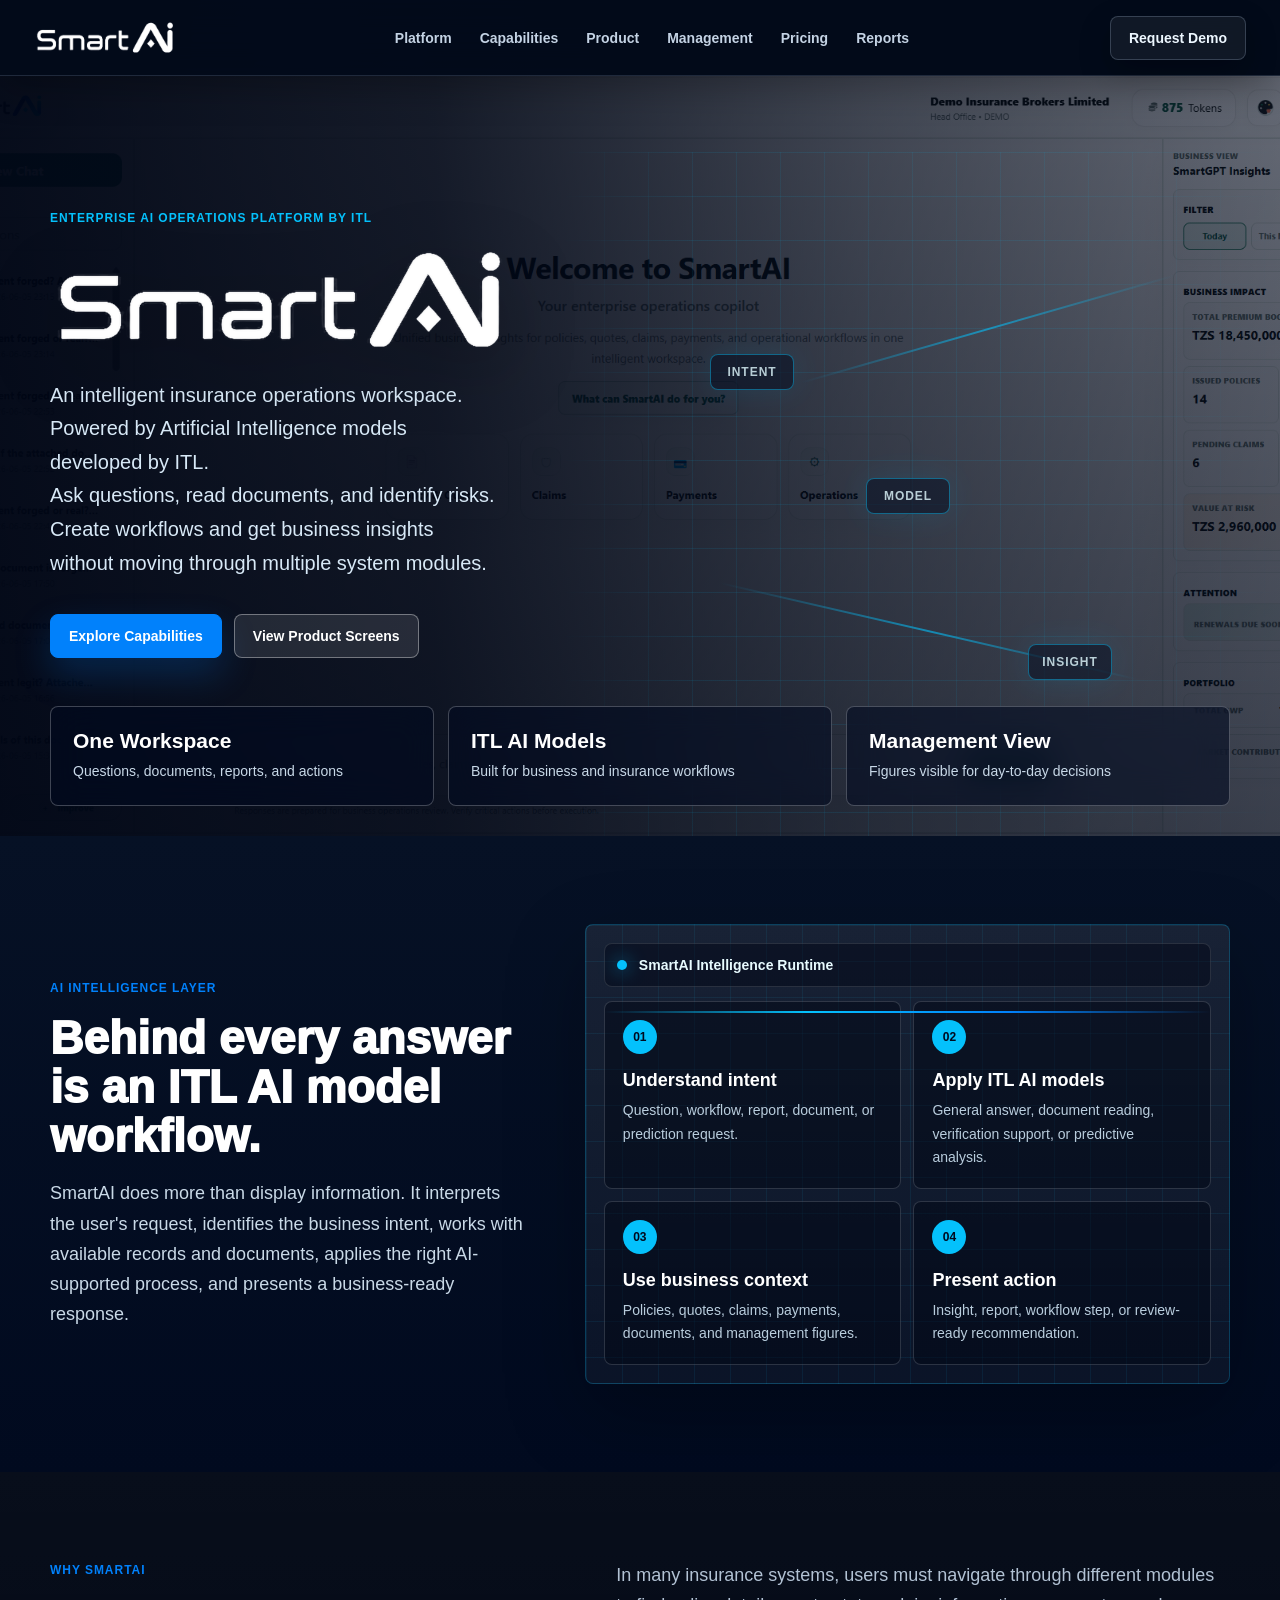
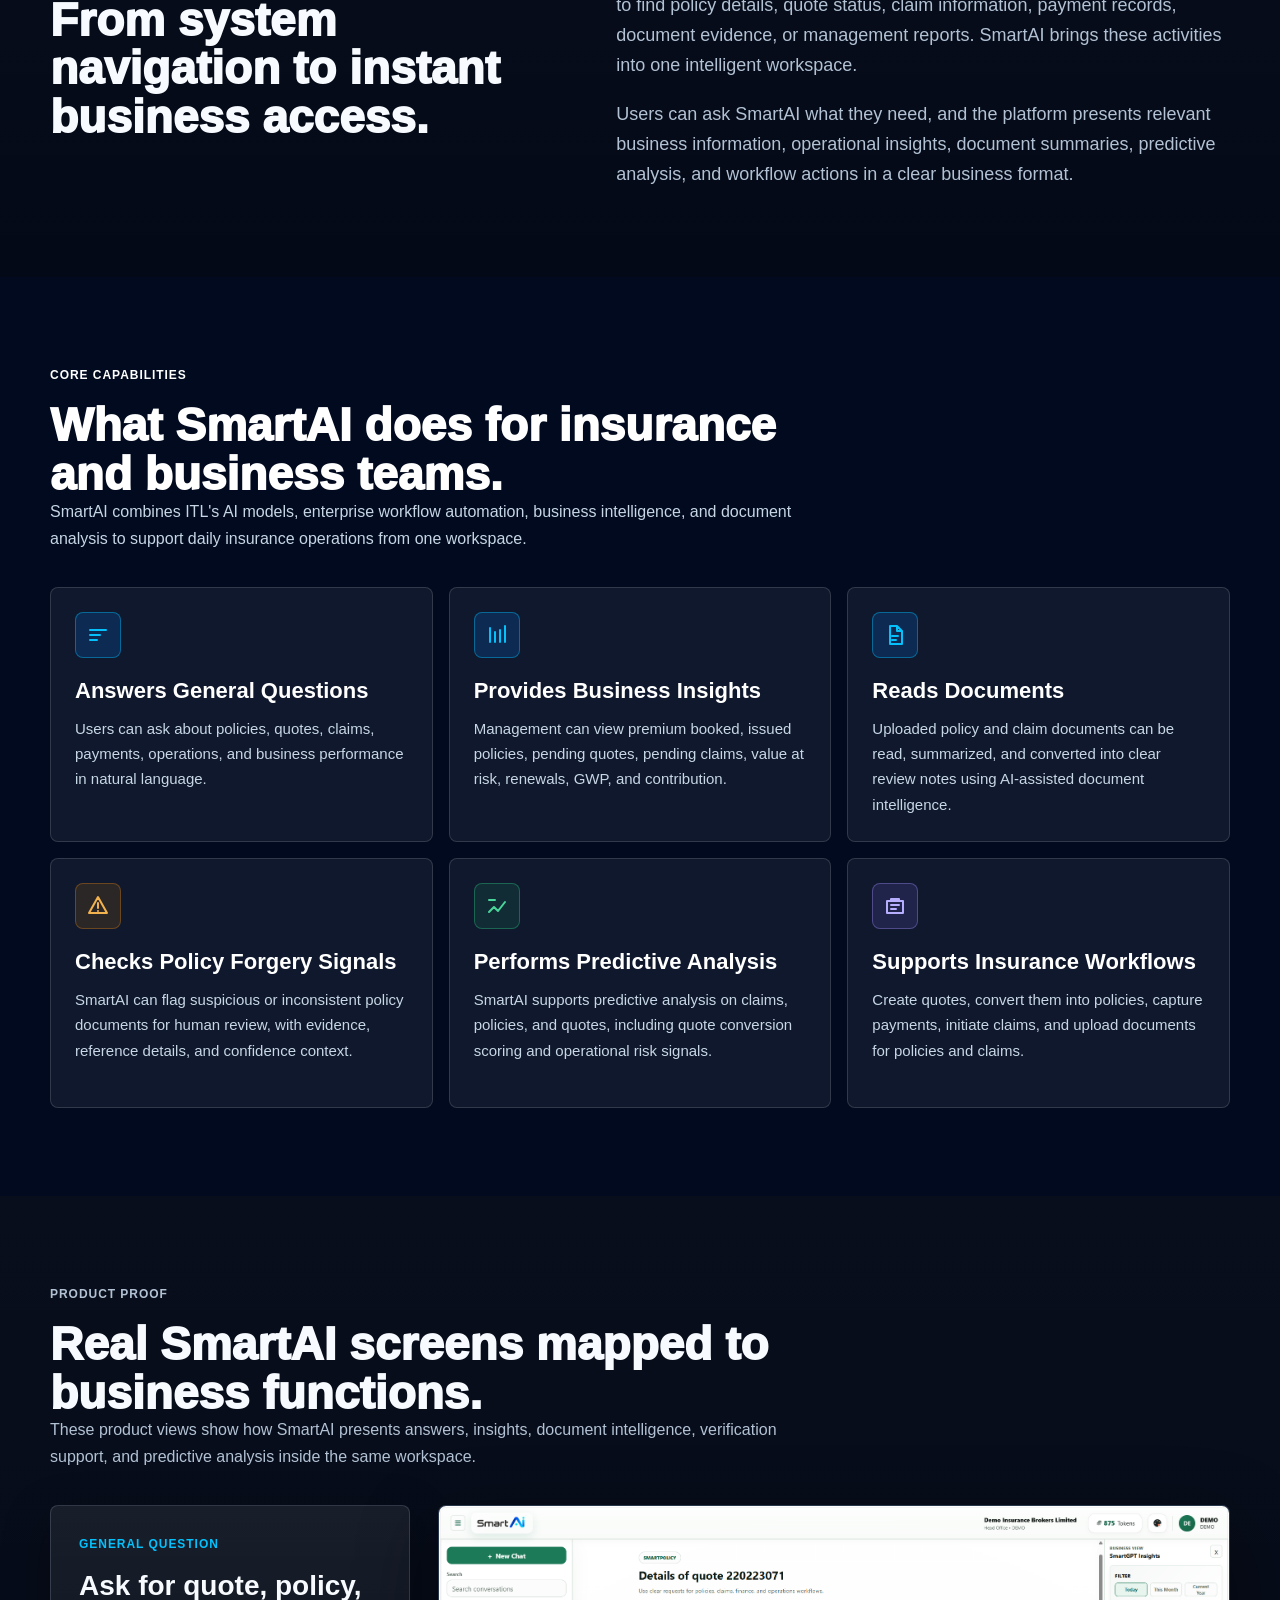
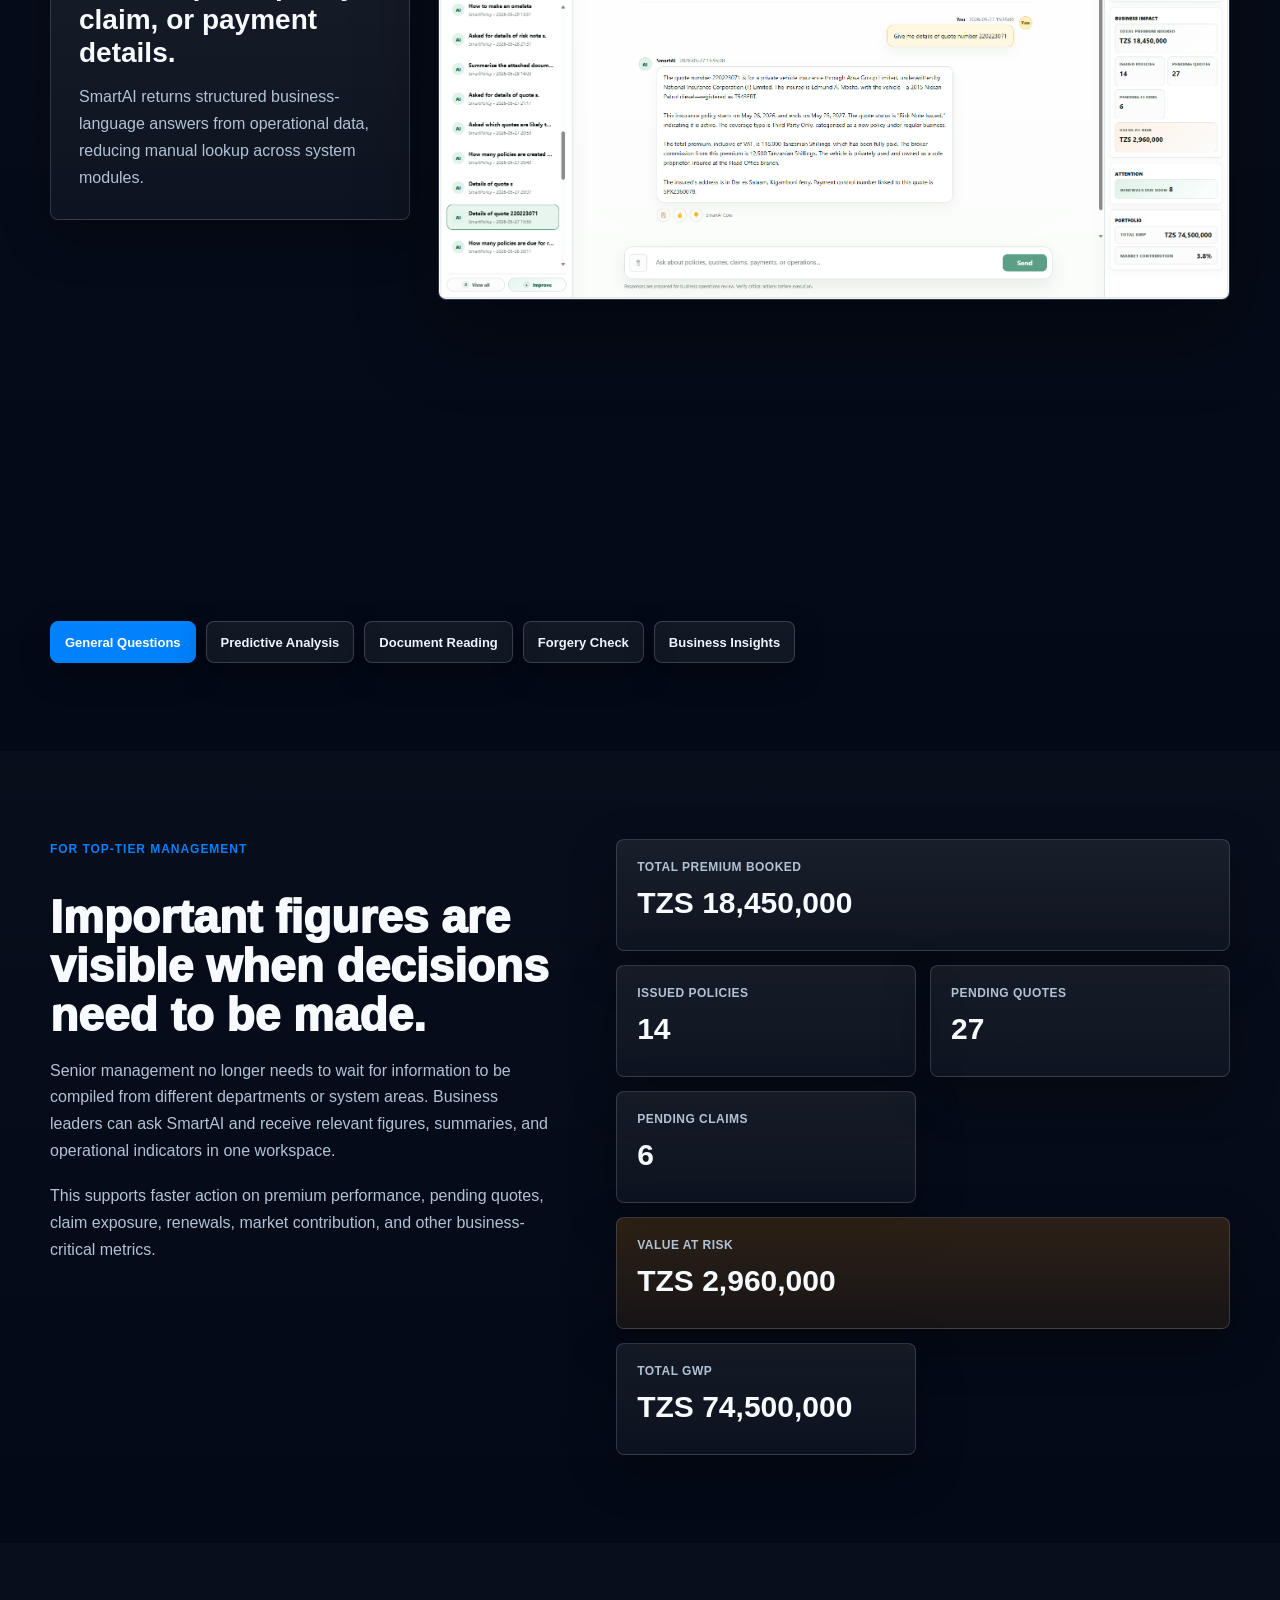
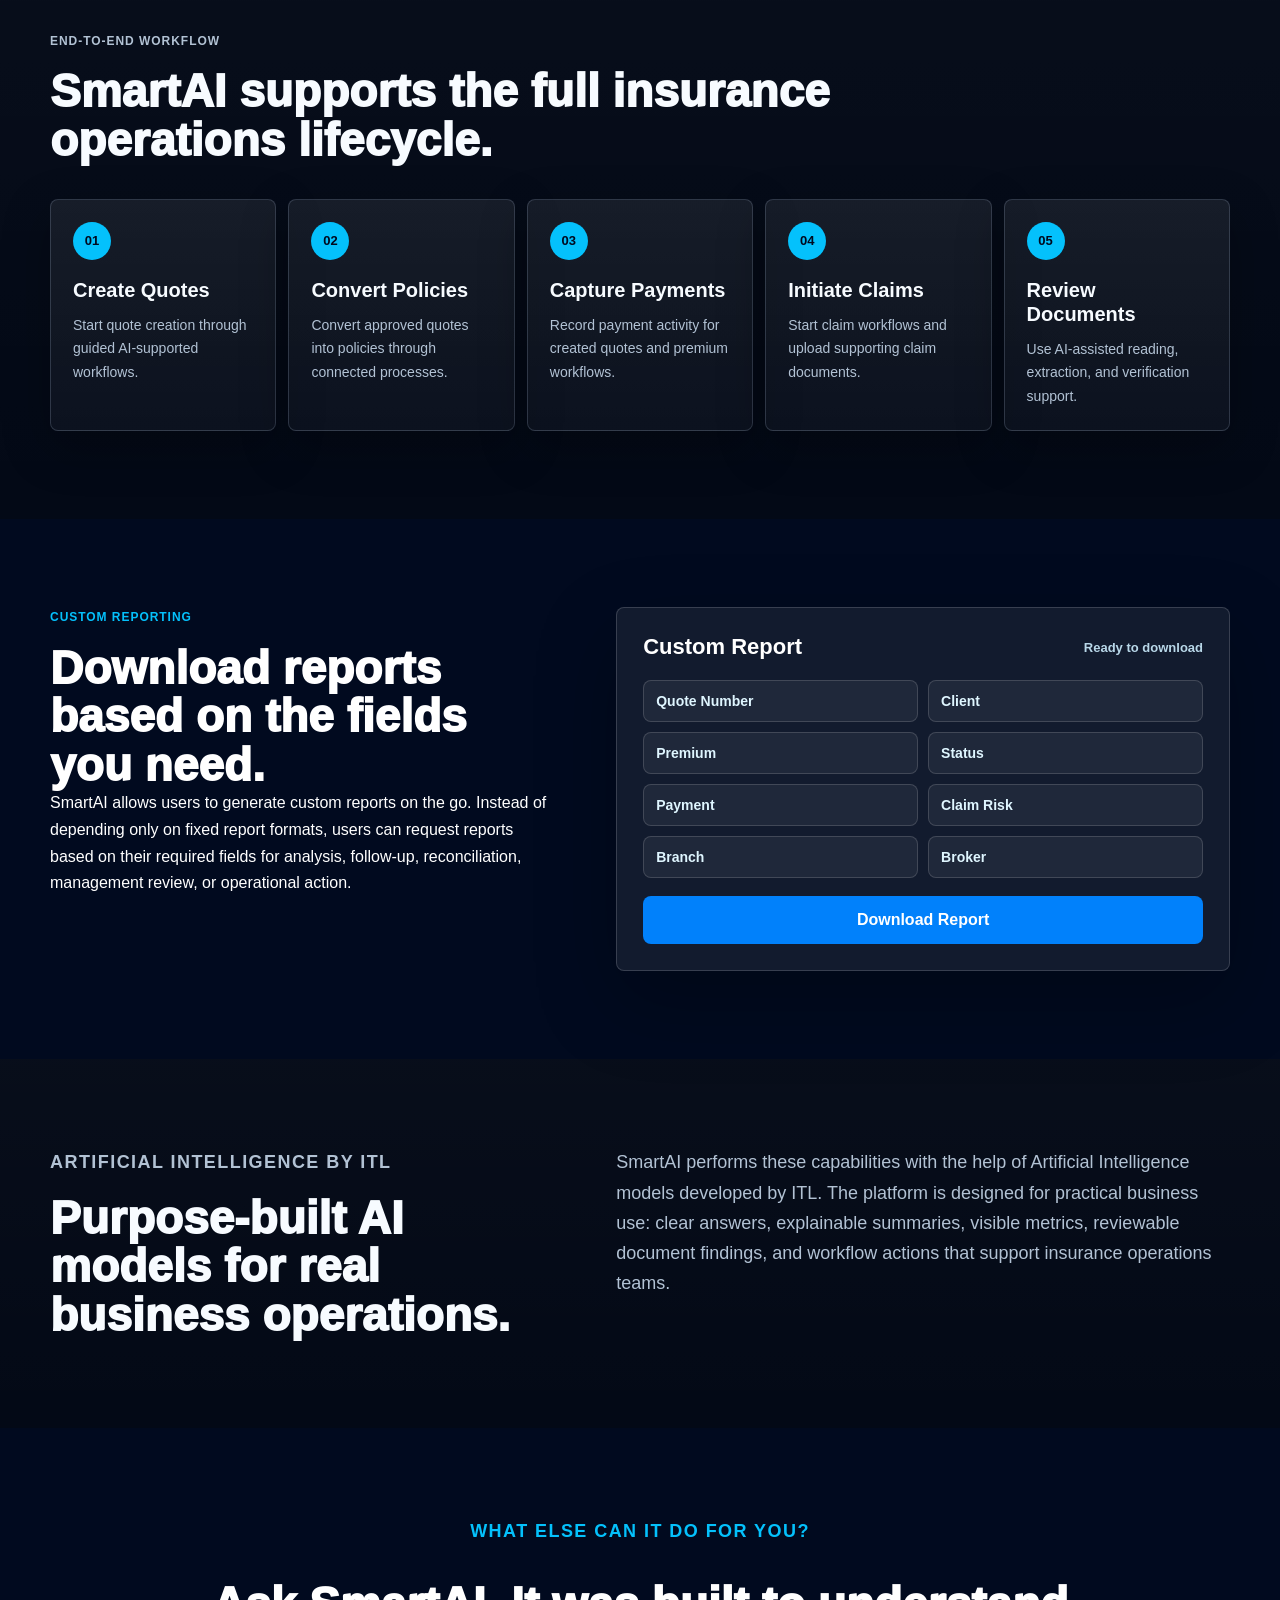
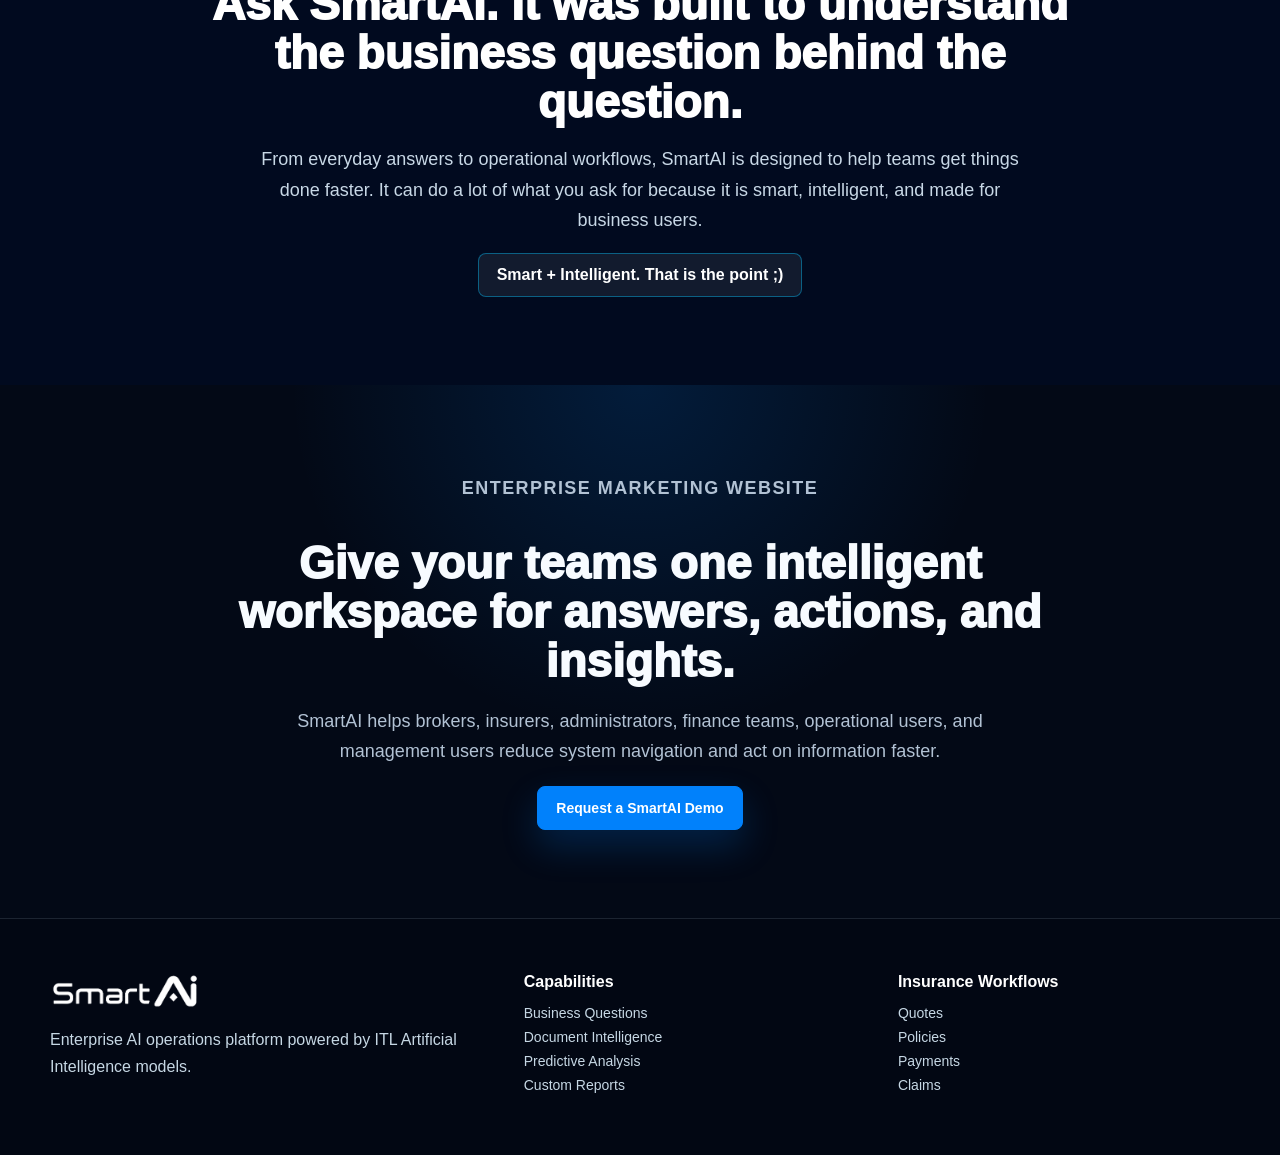
<file: index.html>
<!doctype html>
<html lang="en">
<head>
  <meta charset="utf-8">
  <meta name="viewport" content="width=device-width, initial-scale=1">
  <title>SmartAI | Enterprise AI Operations Platform by ITL</title>
  <meta name="description" content="SmartAI is an enterprise AI operations platform by ITL for insurance teams, business insights, document intelligence, predictive analysis, quotes, policies, payments, claims, and custom reports.">
  <link rel="stylesheet" href="styles.css">
</head>
<body>
  <header class="site-header" data-header>
    <a class="brand" href="#top" aria-label="SmartAI home">
      <img src="assets/logos/smartai_primary_horizontal.png" alt="SmartAI">
      <span>SmartAI</span>
    </a>
    <nav class="nav-links" aria-label="Primary">
      <a href="#platform">Platform</a>
      <a href="#capabilities">Capabilities</a>
      <a href="#screens">Product</a>
      <a href="#management">Management</a>
      <a href="pricing.html">Pricing</a>
      <a href="#reports">Reports</a>
    </nav>
    <button class="nav-cta" type="button" data-demo-trigger>Request Demo</button>
  </header>

  <main id="top">
    <section class="hero" aria-label="SmartAI enterprise marketing hero">
      <div class="hero-media" aria-hidden="true">
        <img src="assets/screenshots/Landing Page with Business Insights.png" alt="">
      </div>
      <div class="ai-hero-layer" aria-hidden="true">
        <div class="ai-matrix"></div>
        <div class="ai-path path-one"></div>
        <div class="ai-path path-two"></div>
        <div class="ai-node node-one">Intent</div>
        <div class="ai-node node-two">Model</div>
        <div class="ai-node node-three">Insight</div>
      </div>
      <div class="hero-overlay"></div>
      <div class="hero-content">
        <p class="eyebrow">Enterprise AI operations platform by ITL</p>
        <img class="hero-logo" src="assets/logos/smartai_monochrome_white.png" alt="SmartAI">
        <p class="hero-copy">
          <span>An intelligent insurance operations workspace.</span>
          <span>Powered by Artificial Intelligence models</span>
          <span>developed by ITL.</span>
          <span>Ask questions, read documents, and identify risks.</span>
          <span>Create workflows and get business insights</span>
          <span>without moving through multiple system modules.</span>
        </p>
        <div class="hero-actions">
          <a class="button primary" href="#capabilities">Explore Capabilities</a>
          <a class="button secondary" href="#screens">View Product Screens</a>
        </div>
      </div>
      <div class="hero-proof" aria-label="SmartAI value highlights">
        <div>
          <strong>One Workspace</strong>
          <span>Questions, documents, reports, and actions</span>
        </div>
        <div>
          <strong>ITL AI Models</strong>
          <span>Built for business and insurance workflows</span>
        </div>
        <div>
          <strong>Management View</strong>
          <span>Figures visible for day-to-day decisions</span>
        </div>
      </div>
    </section>

    <section class="section intelligence-layer">
      <div class="container intelligence-grid">
        <div class="intelligence-copy">
          <p class="eyebrow">AI intelligence layer</p>
          <h2>Behind every answer is an ITL AI model workflow.</h2>
          <p>
            SmartAI does more than display information. It interprets the user's request, identifies the business
            intent, works with available records and documents, applies the right AI-supported process, and presents
            a business-ready response.
          </p>
        </div>
        <div class="ai-console" aria-label="SmartAI AI process flow">
          <div class="console-top">
            <span></span>
            <strong>SmartAI Intelligence Runtime</strong>
          </div>
          <div class="console-flow">
            <article>
              <span>01</span>
              <strong>Understand intent</strong>
              <p>Question, workflow, report, document, or prediction request.</p>
            </article>
            <article>
              <span>02</span>
              <strong>Apply ITL AI models</strong>
              <p>General answer, document reading, verification support, or predictive analysis.</p>
            </article>
            <article>
              <span>03</span>
              <strong>Use business context</strong>
              <p>Policies, quotes, claims, payments, documents, and management figures.</p>
            </article>
            <article>
              <span>04</span>
              <strong>Present action</strong>
              <p>Insight, report, workflow step, or review-ready recommendation.</p>
            </article>
          </div>
        </div>
      </div>
    </section>

    <section class="section intro" id="platform">
      <div class="container intro-grid">
        <div>
          <p class="eyebrow">Why SmartAI</p>
          <h2>From system navigation to instant business access.</h2>
        </div>
        <div class="intro-copy">
          <p>
            In many insurance systems, users must navigate through different modules to find policy details, quote
            status, claim information, payment records, document evidence, or management reports. SmartAI brings these
            activities into one intelligent workspace.
          </p>
          <p>
            Users can ask SmartAI what they need, and the platform presents relevant business information, operational
            insights, document summaries, predictive analysis, and workflow actions in a clear business format.
          </p>
        </div>
      </div>
    </section>

    <section class="section dark-band" id="capabilities">
      <div class="container">
        <div class="section-heading light">
          <p class="eyebrow">Core capabilities</p>
          <h2>What SmartAI does for insurance and business teams.</h2>
          <p>
            SmartAI combines ITL's AI models, enterprise workflow automation, business intelligence, and document
            analysis to support daily insurance operations from one workspace.
          </p>
        </div>
        <div class="capability-grid">
          <article class="capability">
            <span class="icon">
              <svg viewBox="0 0 24 24" aria-hidden="true"><path d="M4 7h16M4 12h10M4 17h7"></path></svg>
            </span>
            <h3>Answers General Questions</h3>
            <p>Users can ask about policies, quotes, claims, payments, operations, and business performance in natural language.</p>
          </article>
          <article class="capability">
            <span class="icon">
              <svg viewBox="0 0 24 24" aria-hidden="true"><path d="M5 19V5m5 14V9m5 10V7m5 12V3"></path></svg>
            </span>
            <h3>Provides Business Insights</h3>
            <p>Management can view premium booked, issued policies, pending quotes, pending claims, value at risk, renewals, GWP, and contribution.</p>
          </article>
          <article class="capability">
            <span class="icon">
              <svg viewBox="0 0 24 24" aria-hidden="true"><path d="M7 3h7l5 5v13H7zM14 3v5h5M9 13h6M9 17h4"></path></svg>
            </span>
            <h3>Reads Documents</h3>
            <p>Uploaded policy and claim documents can be read, summarized, and converted into clear review notes using AI-assisted document intelligence.</p>
          </article>
          <article class="capability">
            <span class="icon warning">
              <svg viewBox="0 0 24 24" aria-hidden="true"><path d="M12 3l9 16H3zM12 9v5M12 17h.01"></path></svg>
            </span>
            <h3>Checks Policy Forgery Signals</h3>
            <p>SmartAI can flag suspicious or inconsistent policy documents for human review, with evidence, reference details, and confidence context.</p>
          </article>
          <article class="capability">
            <span class="icon success">
              <svg viewBox="0 0 24 24" aria-hidden="true"><path d="M4 18l5-5 4 4 7-9M4 6h6"></path></svg>
            </span>
            <h3>Performs Predictive Analysis</h3>
            <p>SmartAI supports predictive analysis on claims, policies, and quotes, including quote conversion scoring and operational risk signals.</p>
          </article>
          <article class="capability">
            <span class="icon violet">
              <svg viewBox="0 0 24 24" aria-hidden="true"><path d="M4 7h16v12H4zM8 7V5h8v2M8 11h8M8 15h5"></path></svg>
            </span>
            <h3>Supports Insurance Workflows</h3>
            <p>Create quotes, convert them into policies, capture payments, initiate claims, and upload documents for policies and claims.</p>
          </article>
        </div>
      </div>
    </section>

    <section class="section product-showcase" id="screens">
      <div class="container">
        <div class="section-heading">
          <p class="eyebrow">Product proof</p>
          <h2>Real SmartAI screens mapped to business functions.</h2>
          <p>
            These product views show how SmartAI presents answers, insights, document intelligence, verification
            support, and predictive analysis inside the same workspace.
          </p>
        </div>
        <div class="showcase">
          <article class="feature-panel active" data-panel="general">
            <div class="panel-copy">
              <span>General Question</span>
              <h3>Ask for quote, policy, claim, or payment details.</h3>
              <p>SmartAI returns structured business-language answers from operational data, reducing manual lookup across system modules.</p>
            </div>
            <img src="assets/screenshots/General Question.png" alt="SmartAI answering a general business question about a quote">
          </article>
          <article class="feature-panel" data-panel="predictive">
            <div class="panel-copy">
              <span>Predictive Analysis</span>
              <h3>Prioritize quotes, claims, and policies using AI signals.</h3>
              <p>Prediction scores, risk labels, reason codes, and top ranked items help teams focus on the records that need attention.</p>
            </div>
            <img src="assets/screenshots/Predictive Analysis.png" alt="SmartAI predictive analysis screen">
          </article>
          <article class="feature-panel" data-panel="ocr">
            <div class="panel-copy">
              <span>Policy Document Reading</span>
              <h3>Read uploaded documents and extract key details.</h3>
              <p>SmartAI summarizes policy documents, vehicle information, coverage periods, intermediaries, and reference data for faster review.</p>
            </div>
            <img src="assets/screenshots/Policy Document Reading (OCR).png" alt="SmartAI reading an uploaded policy document">
          </article>
          <article class="feature-panel" data-panel="forgery">
            <div class="panel-copy">
              <span>Policy Forgery Check</span>
              <h3>Identify suspicious document signals for review.</h3>
              <p>SmartAI supports verification teams by highlighting suspicious policy documents and presenting evidence for human validation.</p>
            </div>
            <img src="assets/screenshots/Policy Forgery Check.png" alt="SmartAI policy forgery check screen">
          </article>
          <article class="feature-panel" data-panel="insights">
            <div class="panel-copy">
              <span>Business Insights</span>
              <h3>Give management immediate access to key figures.</h3>
              <p>Business impact, renewals, portfolio values, and market contribution are visible without waiting for manual reporting cycles.</p>
            </div>
            <img src="assets/screenshots/Landing Page with Business Insights.png" alt="SmartAI landing page with business insights">
          </article>
        </div>
        <div class="showcase-controls" aria-label="Product screen selector">
          <button class="active" type="button" data-target="general">General Questions</button>
          <button type="button" data-target="predictive">Predictive Analysis</button>
          <button type="button" data-target="ocr">Document Reading</button>
          <button type="button" data-target="forgery">Forgery Check</button>
          <button type="button" data-target="insights">Business Insights</button>
        </div>
      </div>
    </section>

    <section class="section management" id="management">
      <div class="container management-grid">
        <div class="management-copy">
          <p class="eyebrow">For top-tier management</p>
          <h2>Important figures are visible when decisions need to be made.</h2>
          <p>
            Senior management no longer needs to wait for information to be compiled from different departments or
            system areas. Business leaders can ask SmartAI and receive relevant figures, summaries, and operational
            indicators in one workspace.
          </p>
          <p>
            This supports faster action on premium performance, pending quotes, claim exposure, renewals, market
            contribution, and other business-critical metrics.
          </p>
        </div>
        <div class="executive-metrics" aria-label="Example SmartAI business insight metrics">
          <div class="metric large">
            <span>Total Premium Booked</span>
            <strong>TZS 18,450,000</strong>
          </div>
          <div class="metric">
            <span>Issued Policies</span>
            <strong>14</strong>
          </div>
          <div class="metric">
            <span>Pending Quotes</span>
            <strong>27</strong>
          </div>
          <div class="metric">
            <span>Pending Claims</span>
            <strong>6</strong>
          </div>
          <div class="metric risk">
            <span>Value at Risk</span>
            <strong>TZS 2,960,000</strong>
          </div>
          <div class="metric">
            <span>Total GWP</span>
            <strong>TZS 74,500,000</strong>
          </div>
        </div>
      </div>
    </section>

    <section class="section workflow">
      <div class="container">
        <div class="section-heading">
          <p class="eyebrow">End-to-end workflow</p>
          <h2>SmartAI supports the full insurance operations lifecycle.</h2>
        </div>
        <div class="workflow-track">
          <article>
            <span>01</span>
            <h3>Create Quotes</h3>
            <p>Start quote creation through guided AI-supported workflows.</p>
          </article>
          <article>
            <span>02</span>
            <h3>Convert Policies</h3>
            <p>Convert approved quotes into policies through connected processes.</p>
          </article>
          <article>
            <span>03</span>
            <h3>Capture Payments</h3>
            <p>Record payment activity for created quotes and premium workflows.</p>
          </article>
          <article>
            <span>04</span>
            <h3>Initiate Claims</h3>
            <p>Start claim workflows and upload supporting claim documents.</p>
          </article>
          <article>
            <span>05</span>
            <h3>Review Documents</h3>
            <p>Use AI-assisted reading, extraction, and verification support.</p>
          </article>
        </div>
      </div>
    </section>

    <section class="section reports" id="reports">
      <div class="container reports-grid">
        <div>
          <p class="eyebrow">Custom reporting</p>
          <h2>Download reports based on the fields you need.</h2>
          <p>
            SmartAI allows users to generate custom reports on the go. Instead of depending only on fixed report
            formats, users can request reports based on their required fields for analysis, follow-up, reconciliation,
            management review, or operational action.
          </p>
        </div>
        <div class="report-builder" aria-label="Custom report example">
          <div class="report-top">
            <strong>Custom Report</strong>
            <span>Ready to download</span>
          </div>
          <div class="field-list">
            <span>Quote Number</span>
            <span>Client</span>
            <span>Premium</span>
            <span>Status</span>
            <span>Payment</span>
            <span>Claim Risk</span>
            <span>Branch</span>
            <span>Broker</span>
          </div>
          <button type="button">Download Report</button>
        </div>
      </div>
    </section>

    <section class="section ai-models">
      <div class="container models-grid">
        <div>
          <p class="eyebrow">Artificial Intelligence by ITL</p>
          <h2>Purpose-built AI models for real business operations.</h2>
        </div>
        <div>
          <p>
            SmartAI performs these capabilities with the help of Artificial Intelligence models developed by ITL. The
            platform is designed for practical business use: clear answers, explainable summaries, visible metrics,
            reviewable document findings, and workflow actions that support insurance operations teams.
          </p>
        </div>
      </div>
    </section>

    <section class="section witty">
      <div class="container witty-content">
        <p class="eyebrow">What else can it do for you?</p>
        <h2>Ask SmartAI. It was built to understand the business question behind the question.</h2>
        <p>
          From everyday answers to operational workflows, SmartAI is designed to help teams get things done faster.
          It can do a lot of what you ask for because it is smart, intelligent, and made for business users.
        </p>
        <span>Smart + Intelligent. That is the point ;)</span>
      </div>
    </section>

    <section class="section cta" id="demo">
      <div class="container cta-content">
        <p class="eyebrow">Enterprise marketing website</p>
        <h2>Give your teams one intelligent workspace for answers, actions, and insights.</h2>
        <p>
          SmartAI helps brokers, insurers, administrators, finance teams, operational users, and management users
          reduce system navigation and act on information faster.
        </p>
        <button class="button primary" type="button" data-demo-trigger>Request a SmartAI Demo</button>
      </div>
    </section>
  </main>

  <div class="modal-backdrop" data-demo-modal hidden>
    <section class="demo-modal" role="dialog" aria-modal="true" aria-labelledby="demo-modal-title">
      <button class="modal-close" type="button" data-demo-close aria-label="Close demo contact popup">×</button>
      <p class="eyebrow">Contact ITL</p>
      <h2 id="demo-modal-title">Request a SmartAI demo</h2>
      <p>
        Please reach out to the ITL team using the hotline or email addresses below.
      </p>
      <div class="contact-list">
        <div class="contact-row">
          <span>Hotline</span>
          <strong>+255 746 986 110</strong>
        </div>
        <div class="contact-row">
          <span>Email</span>
          <strong>info@itl.co.tz</strong>
        </div>
        <div class="contact-row">
          <span>Email</span>
          <strong>smartpolicy@itl.co.tz</strong>
        </div>
      </div>
    </section>
  </div>

  <footer class="site-footer">
    <div class="container footer-grid">
      <div>
        <img src="assets/logos/smartai_monochrome_white.png" alt="SmartAI">
        <p>Enterprise AI operations platform powered by ITL Artificial Intelligence models.</p>
      </div>
      <div>
        <strong>Capabilities</strong>
        <span>Business Questions</span>
        <span>Document Intelligence</span>
        <span>Predictive Analysis</span>
        <span>Custom Reports</span>
      </div>
      <div>
        <strong>Insurance Workflows</strong>
        <span>Quotes</span>
        <span>Policies</span>
        <span>Payments</span>
        <span>Claims</span>
      </div>
    </div>
  </footer>

  <script src="script.js"></script>
</body>
</html>
</file>
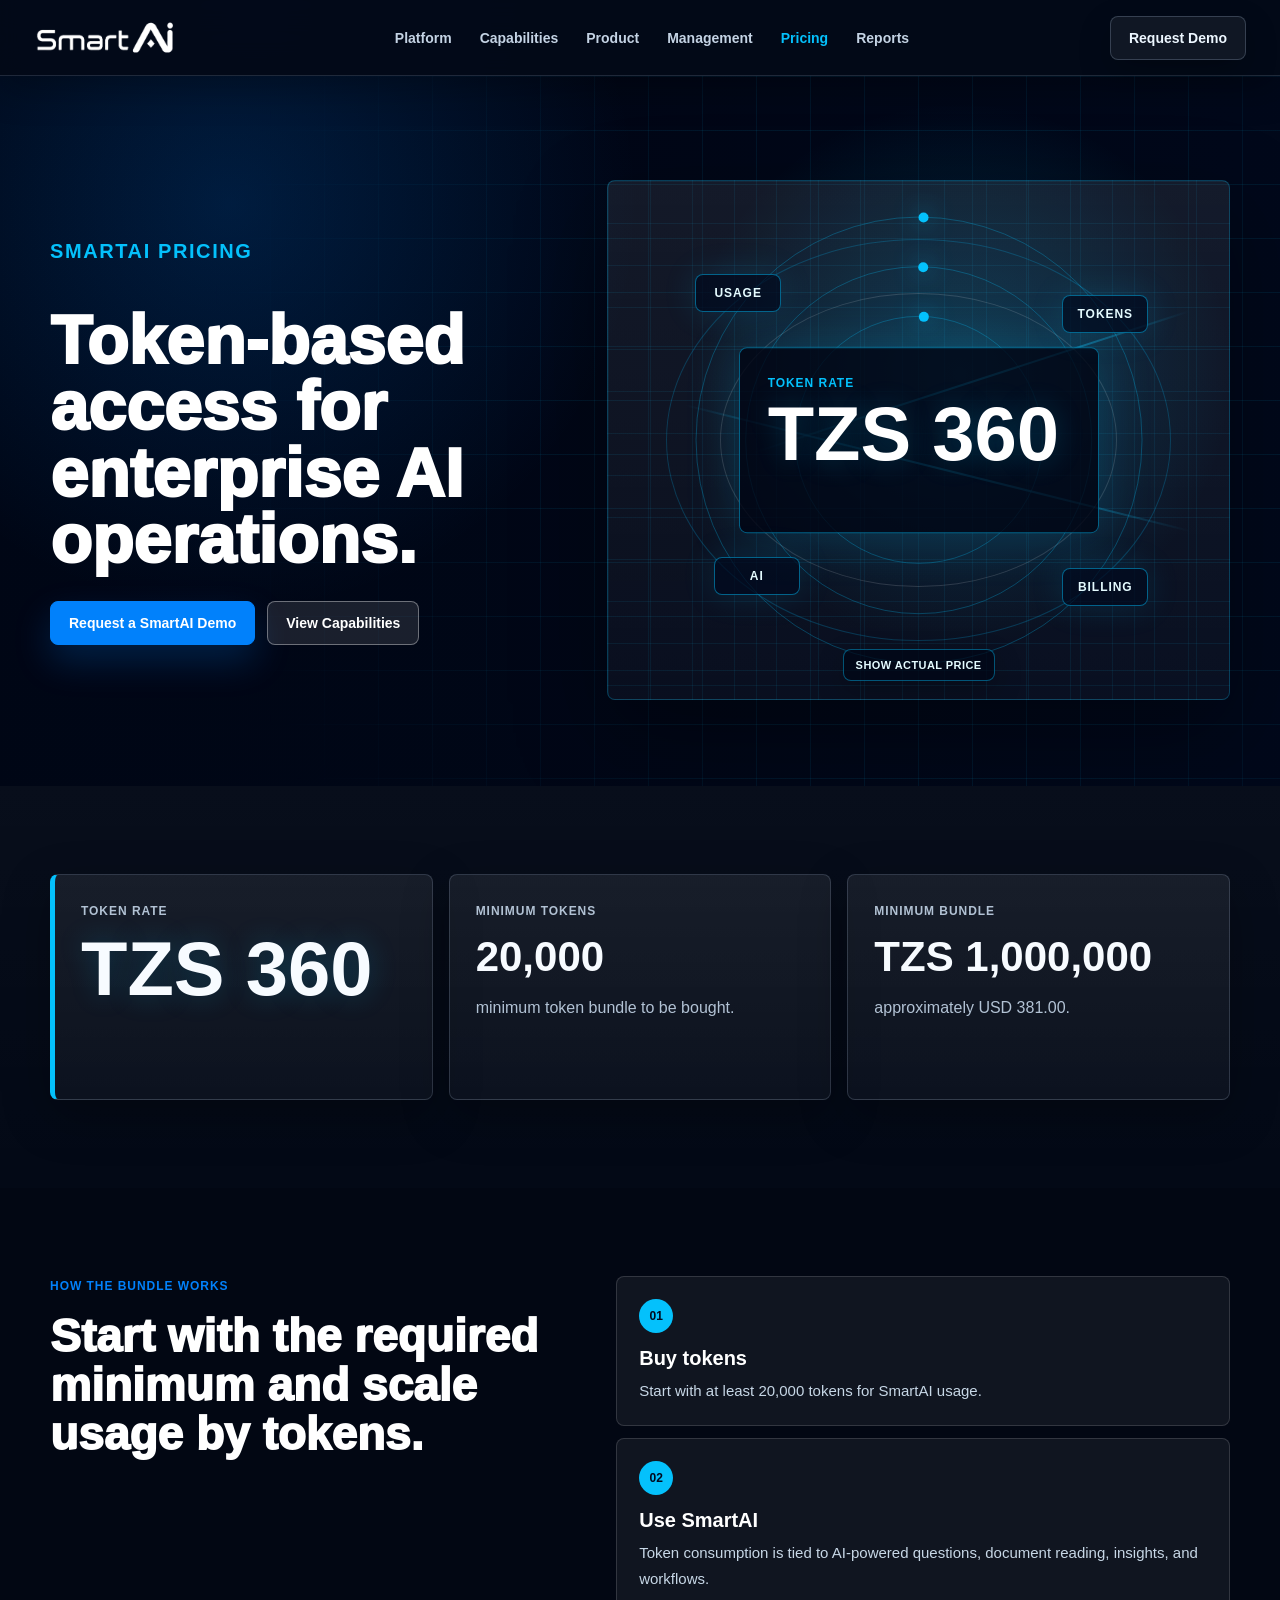
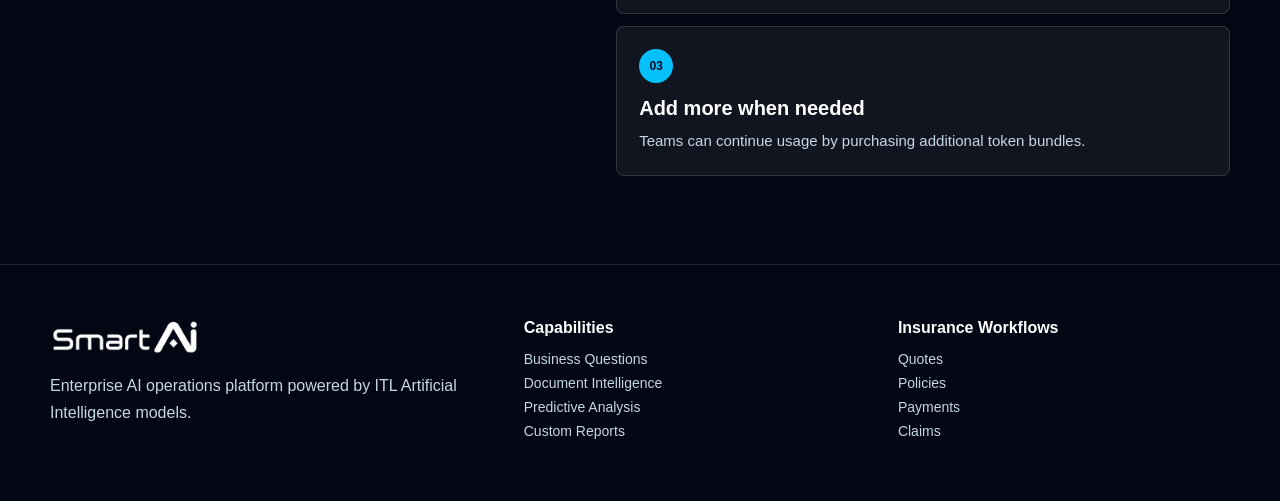
<file: pricing.html>
<!doctype html>
<html lang="en">
<head>
  <meta charset="utf-8">
  <meta name="viewport" content="width=device-width, initial-scale=1">
  <title>SmartAI Pricing | Enterprise AI Operations Platform by ITL</title>
  <meta name="description" content="SmartAI pricing for enterprise AI operations usage with token-based pricing, minimum token bundle, and USD equivalent amounts.">
  <link rel="stylesheet" href="styles.css">
</head>
<body class="pricing-page">
  <header class="site-header" data-header>
    <a class="brand" href="index.html#top" aria-label="SmartAI home">
      <img src="assets/logos/smartai_primary_horizontal.png" alt="SmartAI">
      <span>SmartAI</span>
    </a>
    <nav class="nav-links" aria-label="Primary">
      <a href="index.html#platform">Platform</a>
      <a href="index.html#capabilities">Capabilities</a>
      <a href="index.html#screens">Product</a>
      <a href="index.html#management">Management</a>
      <a class="active" href="pricing.html" aria-current="page">Pricing</a>
      <a href="index.html#reports">Reports</a>
    </nav>
    <button class="nav-cta" type="button" data-demo-trigger>Request Demo</button>
  </header>

  <main id="top">
    <section class="pricing-hero" aria-label="SmartAI pricing">
      <div class="pricing-hero-bg" aria-hidden="true">
        <div class="pricing-gridlines"></div>
        <div class="pricing-beam beam-one"></div>
        <div class="pricing-beam beam-two"></div>
      </div>
      <div class="container pricing-hero-grid">
        <div class="pricing-hero-copy">
          <p class="eyebrow">SmartAI pricing</p>
          <h1>Token-based access for enterprise AI operations.</h1>
          <!-- <p> -->
            <!-- SmartAI is priced at TZS 50 per token, with a minimum purchase of 20,000 tokens for each token bundle. -->
          <!-- </p> -->
          <div class="pricing-actions">
            <button class="button primary" type="button" data-demo-trigger>Request a SmartAI Demo</button>
            <a class="button secondary" href="index.html#capabilities">View Capabilities</a>
          </div>
        </div>
        <div class="pricing-ai-stage" aria-label="Animated SmartAI pricing intelligence graphic">
          <div class="pricing-ai-core">
            <span>Token rate</span>
            <strong data-pricing-counter>TZS 50</strong>
            <p data-pricing-usd>approximately USD 0.0191 per token</p>
          </div>
          <button class="pricing-rate-control" type="button" data-pricing-control>Show actual price</button>
          <div class="pricing-orbit orbit-one"></div>
          <div class="pricing-orbit orbit-two"></div>
          <div class="pricing-orbit orbit-three"></div>
          <div class="pricing-signal signal-one">Usage</div>
          <div class="pricing-signal signal-two">Tokens</div>
          <div class="pricing-signal signal-three">AI</div>
          <div class="pricing-signal signal-four">Billing</div>
        </div>
      </div>
    </section>

    <section class="section pricing-screen-summary">
      <div class="container pricing-summary-grid">
        <article class="pricing-summary-card primary-rate">
          <span>Token rate</span>
          <strong data-pricing-counter>TZS 50</strong>
          <p data-pricing-usd>per token, approximately USD 0.0191 per token.</p>
        </article>
        <article class="pricing-summary-card">
          <span>Minimum tokens</span>
          <strong>20,000</strong>
          <p>minimum token bundle to be bought.</p>
        </article>
        <article class="pricing-summary-card">
          <span>Minimum bundle</span>
          <strong>TZS 1,000,000</strong>
          <p>approximately USD 381.00.</p>
        </article>
      </div>
    </section>

    <section class="section pricing-note">
      <div class="container pricing-note-grid">
        <div>
          <p class="eyebrow">How the bundle works</p>
          <h2>Start with the required minimum and scale usage by tokens.</h2>
        </div>
        <div class="pricing-note-panel">
          <div>
            <span>01</span>
            <strong>Buy tokens</strong>
            <p>Start with at least 20,000 tokens for SmartAI usage.</p>
          </div>
          <div>
            <span>02</span>
            <strong>Use SmartAI</strong>
            <p>Token consumption is tied to AI-powered questions, document reading, insights, and workflows.</p>
          </div>
          <div>
            <span>03</span>
            <strong>Add more when needed</strong>
            <p>Teams can continue usage by purchasing additional token bundles.</p>
          </div>
        </div>
      </div>
    </section>
  </main>

  <div class="modal-backdrop" data-demo-modal hidden>
    <section class="demo-modal" role="dialog" aria-modal="true" aria-labelledby="demo-modal-title">
      <button class="modal-close" type="button" data-demo-close aria-label="Close demo contact popup">&times;</button>
      <p class="eyebrow">Contact ITL</p>
      <h2 id="demo-modal-title">Request a SmartAI demo</h2>
      <p>
        Please reach out to the ITL team using the hotline or email addresses below.
      </p>
      <div class="contact-list">
        <div class="contact-row">
          <span>Hotline</span>
          <strong>+255 746 986 110</strong>
        </div>
        <div class="contact-row">
          <span>Email</span>
          <strong>info@itl.co.tz</strong>
        </div>
        <div class="contact-row">
          <span>Email</span>
          <strong>smartpolicy@itl.co.tz</strong>
        </div>
      </div>
    </section>
  </div>

  <footer class="site-footer">
    <div class="container footer-grid">
      <div>
        <img src="assets/logos/smartai_monochrome_white.png" alt="SmartAI">
        <p>Enterprise AI operations platform powered by ITL Artificial Intelligence models.</p>
      </div>
      <div>
        <strong>Capabilities</strong>
        <span>Business Questions</span>
        <span>Document Intelligence</span>
        <span>Predictive Analysis</span>
        <span>Custom Reports</span>
      </div>
      <div>
        <strong>Insurance Workflows</strong>
        <span>Quotes</span>
        <span>Policies</span>
        <span>Payments</span>
        <span>Claims</span>
      </div>
    </div>
  </footer>

  <script src="script.js"></script>
</body>
</html>
</file>
<file: styles.css>
:root {
  --navy: #010a1f;
  --deep-navy: #000615;
  --ink: #020a1a;
  --blue: #0181fb;
  --cyan: #04c1fc;
  --green: #1d7d5a;
  --green-dark: #0b6f4d;
  --amber: #c77813;
  --red: #b42339;
  --violet: #6d5bd0;
  --surface: #f5f8fb;
  --paper: #ffffff;
  --line: #d8e4ee;
  --muted: #5f6f7f;
  --soft-blue: #eaf5ff;
  --soft-green: #e9f7ef;
  --soft-amber: #fff4df;
  --soft-red: #fdecef;
  --shadow: 0 28px 80px rgba(1, 10, 31, .16);
  --soft-shadow: 0 16px 48px rgba(1, 10, 31, .09);
  --radius: 8px;
  font-family: Aptos, Inter, "Segoe UI", Arial, sans-serif;
}

* {
  box-sizing: border-box;
}

html {
  scroll-behavior: smooth;
}

body {
  margin: 0;
  color: var(--ink);
  background: var(--paper);
  overflow-x: hidden;
}

body.modal-open {
  overflow: hidden;
}

img {
  display: block;
  max-width: 100%;
}

a {
  color: inherit;
  text-decoration: none;
}

button,
input,
textarea {
  font: inherit;
}

.container {
  width: min(1180px, calc(100% - 40px));
  margin: 0 auto;
}

.site-header {
  position: sticky;
  top: 0;
  z-index: 20;
  display: grid;
  grid-template-columns: auto 1fr auto;
  gap: 28px;
  align-items: center;
  min-height: 76px;
  padding: 0 34px;
  background: rgba(255, 255, 255, .88);
  border-bottom: 1px solid rgba(216, 228, 238, .9);
  backdrop-filter: blur(18px);
  transition: box-shadow .2s ease, background .2s ease;
}

.site-header.is-scrolled {
  background: rgba(255, 255, 255, .94);
  box-shadow: 0 12px 32px rgba(1, 10, 31, .08);
}

.brand {
  display: inline-flex;
  align-items: center;
  gap: 12px;
  min-width: 160px;
}

.brand img {
  width: 142px;
  max-height: 44px;
  object-fit: contain;
}

.brand span {
  display: none;
  font-weight: 900;
  color: var(--navy);
}

.nav-links {
  display: flex;
  justify-content: center;
  gap: 28px;
  color: #435466;
  font-size: 14px;
  font-weight: 750;
}

.nav-links a {
  padding: 28px 0;
}

.nav-links a:hover {
  color: var(--blue);
}

.nav-links a.active {
  color: var(--cyan);
}

.nav-cta,
.button {
  display: inline-flex;
  align-items: center;
  justify-content: center;
  min-height: 44px;
  padding: 0 18px;
  border-radius: var(--radius);
  font-size: 14px;
  font-weight: 850;
  cursor: pointer;
}

.nav-cta {
  color: var(--navy);
  border: 1px solid var(--line);
  background: #fff;
  box-shadow: 0 8px 24px rgba(1, 10, 31, .06);
}

button.nav-cta,
button.button {
  font-family: inherit;
}

.button.primary {
  color: #fff;
  background: var(--blue);
  border: 1px solid var(--blue);
  box-shadow: 0 16px 36px rgba(1, 129, 251, .22);
}

.button.secondary {
  color: #fff;
  border: 1px solid rgba(255, 255, 255, .36);
  background: rgba(255, 255, 255, .1);
}

.eyebrow {
  margin: 0 0 16px;
  color: var(--blue);
  font-size: 12px;
  font-weight: 900;
  letter-spacing: .08em;
  text-transform: uppercase;
}

h1,
h2,
h3,
p {
  margin: 0;
}

h1 {
  font-size: 88px;
  line-height: .95;
  color: #fff;
  font-weight: 950;
}

h2 {
  font-size: 46px;
  line-height: 1.06;
  color: var(--navy);
  font-weight: 920;
}

h3 {
  font-size: 22px;
  line-height: 1.2;
  color: var(--navy);
  font-weight: 900;
}

p {
  color: var(--muted);
  line-height: 1.68;
}

.hero {
  position: relative;
  min-height: 760px;
  overflow: hidden;
  background: var(--navy);
}

.hero-media {
  position: absolute;
  inset: 0;
}

.hero-media img {
  width: 100%;
  height: 100%;
  object-fit: cover;
  object-position: center top;
  opacity: .52;
  filter: saturate(.98) contrast(1.02);
}

.ai-hero-layer {
  position: absolute;
  inset: 76px 0 0 auto;
  z-index: 1;
  width: min(720px, 58vw);
  pointer-events: none;
  opacity: .78;
}

.ai-matrix {
  position: absolute;
  inset: 0;
  background:
    linear-gradient(rgba(4, 193, 252, .12) 1px, transparent 1px),
    linear-gradient(90deg, rgba(4, 193, 252, .1) 1px, transparent 1px);
  background-size: 44px 44px;
  mask-image: linear-gradient(90deg, transparent 0%, #000 18%, #000 70%, transparent 100%);
  animation: matrixDrift 16s linear infinite;
}

.ai-path {
  position: absolute;
  height: 2px;
  background: linear-gradient(90deg, transparent, var(--cyan), transparent);
  opacity: .78;
  transform-origin: left center;
  animation: pulsePath 4.4s ease-in-out infinite;
}

.path-one {
  top: 230px;
  right: 90px;
  width: 390px;
  transform: rotate(-16deg);
}

.path-two {
  top: 430px;
  right: 130px;
  width: 430px;
  transform: rotate(13deg);
  animation-delay: 1.1s;
}

.ai-node {
  position: absolute;
  display: inline-flex;
  align-items: center;
  justify-content: center;
  min-width: 84px;
  height: 36px;
  padding: 0 12px;
  border: 1px solid rgba(4, 193, 252, .55);
  border-radius: var(--radius);
  color: #dff9ff;
  background: rgba(1, 10, 31, .64);
  box-shadow: 0 0 32px rgba(4, 193, 252, .14);
  font-size: 12px;
  font-weight: 900;
  letter-spacing: .08em;
  text-transform: uppercase;
  animation: nodeGlow 3.8s ease-in-out infinite;
}

.node-one {
  top: 202px;
  right: 486px;
}

.node-two {
  top: 326px;
  right: 330px;
  animation-delay: .7s;
}

.node-three {
  top: 492px;
  right: 168px;
  animation-delay: 1.4s;
}

.hero-overlay {
  position: absolute;
  inset: 0;
  background:
    linear-gradient(90deg, rgba(0, 6, 21, .94) 0%, rgba(0, 6, 21, .82) 34%, rgba(0, 6, 21, .46) 68%, rgba(0, 6, 21, .18) 100%),
    linear-gradient(180deg, rgba(0, 6, 21, .08) 0%, rgba(0, 6, 21, .48) 100%);
}

.hero-content {
  position: relative;
  z-index: 2;
  width: min(760px, calc(100% - 40px));
  margin-left: max(34px, calc((100vw - 1180px) / 2));
  padding-top: 132px;
}

.hero-content .eyebrow {
  color: var(--cyan);
}

.hero-logo {
  width: min(460px, 100%);
  height: auto;
  margin-top: 10px;
  filter: drop-shadow(0 18px 36px rgba(0, 0, 0, .34));
}

.hero-copy {
  max-width: 690px;
  margin-top: 24px;
  color: #d8e9f7;
  font-size: 20px;
}

.hero-copy span {
  display: block;
}

.hero-actions {
  display: flex;
  flex-wrap: wrap;
  gap: 12px;
  margin-top: 34px;
}

.hero-proof {
  position: absolute;
  z-index: 3;
  left: max(34px, calc((100vw - 1180px) / 2));
  right: max(34px, calc((100vw - 1180px) / 2));
  bottom: 30px;
  display: grid;
  grid-template-columns: repeat(3, 1fr);
  gap: 14px;
}

.hero-proof div {
  min-height: 100px;
  padding: 22px;
  border: 1px solid rgba(255, 255, 255, .24);
  border-radius: var(--radius);
  background: rgba(1, 10, 31, .58);
  backdrop-filter: blur(16px);
}

.hero-proof strong {
  display: block;
  color: #fff;
  font-size: 21px;
  margin-bottom: 8px;
}

.hero-proof span {
  display: block;
  color: #c8d9e8;
  font-size: 14px;
  line-height: 1.45;
}

.section {
  padding: 88px 0;
}

.intelligence-layer {
  background:
    linear-gradient(180deg, #061125 0%, var(--navy) 100%);
  color: #fff;
  overflow: hidden;
}

.intelligence-grid {
  display: grid;
  grid-template-columns: minmax(0, .85fr) minmax(0, 1.15fr);
  gap: 58px;
  align-items: center;
}

.intelligence-copy h2 {
  color: #fff;
}

.intelligence-copy p:last-child {
  margin-top: 18px;
  color: #c9d9e7;
  font-size: 18px;
}

.ai-console {
  position: relative;
  padding: 18px;
  border: 1px solid rgba(4, 193, 252, .24);
  border-radius: var(--radius);
  background:
    linear-gradient(180deg, rgba(255, 255, 255, .08), rgba(255, 255, 255, .04)),
    linear-gradient(rgba(4, 193, 252, .08) 1px, transparent 1px),
    linear-gradient(90deg, rgba(4, 193, 252, .08) 1px, transparent 1px);
  background-size: auto, 36px 36px, 36px 36px;
  box-shadow: 0 28px 80px rgba(0, 0, 0, .26);
}

.ai-console::before {
  content: "";
  position: absolute;
  left: 18px;
  right: 18px;
  top: 86px;
  height: 2px;
  background: linear-gradient(90deg, transparent, var(--cyan), var(--blue), transparent);
  animation: scanLine 3.6s ease-in-out infinite;
}

.console-top {
  display: flex;
  align-items: center;
  gap: 12px;
  min-height: 44px;
  padding: 0 12px;
  margin-bottom: 14px;
  border: 1px solid rgba(255, 255, 255, .12);
  border-radius: var(--radius);
  background: rgba(0, 6, 21, .46);
}

.console-top span {
  width: 10px;
  height: 10px;
  border-radius: 50%;
  background: var(--cyan);
  box-shadow: 0 0 18px rgba(4, 193, 252, .72);
}

.console-top strong {
  color: #e7fbff;
  font-size: 14px;
}

.console-flow {
  display: grid;
  grid-template-columns: repeat(2, 1fr);
  gap: 12px;
}

.console-flow article {
  min-height: 162px;
  padding: 18px;
  border: 1px solid rgba(216, 228, 238, .18);
  border-radius: var(--radius);
  background: rgba(0, 6, 21, .5);
}

.console-flow span {
  display: inline-flex;
  align-items: center;
  justify-content: center;
  width: 34px;
  height: 34px;
  margin-bottom: 16px;
  border-radius: 50%;
  color: var(--navy);
  background: var(--cyan);
  font-size: 12px;
  font-weight: 900;
}

.console-flow strong {
  display: block;
  margin-bottom: 8px;
  color: #fff;
  font-size: 18px;
}

.console-flow p {
  color: #b9cddd;
  font-size: 14px;
}

@keyframes matrixDrift {
  from {
    background-position: 0 0, 0 0;
  }
  to {
    background-position: 88px 44px, 44px 88px;
  }
}

@keyframes pulsePath {
  0%, 100% {
    opacity: .24;
    filter: brightness(.8);
  }
  50% {
    opacity: .95;
    filter: brightness(1.4);
  }
}

@keyframes nodeGlow {
  0%, 100% {
    border-color: rgba(4, 193, 252, .42);
    box-shadow: 0 0 24px rgba(4, 193, 252, .12);
  }
  50% {
    border-color: rgba(4, 193, 252, .9);
    box-shadow: 0 0 42px rgba(4, 193, 252, .28);
  }
}

@keyframes scanLine {
  0%, 100% {
    transform: translateY(0);
    opacity: .34;
  }
  50% {
    transform: translateY(245px);
    opacity: .88;
  }
}

.intro {
  background: #fff;
}

.intro-grid,
.management-grid,
.reports-grid,
.models-grid {
  display: grid;
  grid-template-columns: minmax(0, .9fr) minmax(0, 1.1fr);
  gap: 64px;
  align-items: start;
}

.intro-copy {
  display: grid;
  gap: 18px;
  font-size: 18px;
}

.dark-band {
  background: var(--navy);
  color: #fff;
}

.section-heading {
  width: min(780px, 100%);
  margin-bottom: 34px;
}

.section-heading.light h2,
.section-heading.light p {
  color: #fff;
}

.section-heading.light > p:last-child {
  color: #c6d6e5;
}

.capability-grid {
  display: grid;
  grid-template-columns: repeat(3, 1fr);
  gap: 16px;
}

.capability {
  min-height: 250px;
  padding: 24px;
  border: 1px solid rgba(255, 255, 255, .14);
  border-radius: var(--radius);
  background: rgba(255, 255, 255, .06);
}

.capability h3 {
  color: #fff;
  margin-top: 20px;
  margin-bottom: 12px;
}

.capability p {
  color: #c7d7e6;
  font-size: 15px;
}

.icon {
  display: inline-flex;
  align-items: center;
  justify-content: center;
  width: 46px;
  height: 46px;
  border-radius: var(--radius);
  background: rgba(1, 129, 251, .18);
  border: 1px solid rgba(4, 193, 252, .42);
}

.icon svg {
  width: 24px;
  height: 24px;
  fill: none;
  stroke: var(--cyan);
  stroke-width: 2;
  stroke-linecap: round;
  stroke-linejoin: round;
}

.icon.warning {
  background: rgba(199, 120, 19, .16);
  border-color: rgba(199, 120, 19, .4);
}

.icon.warning svg {
  stroke: #f2b24d;
}

.icon.success {
  background: rgba(29, 125, 90, .2);
  border-color: rgba(41, 181, 124, .42);
}

.icon.success svg {
  stroke: #49d69a;
}

.icon.violet {
  background: rgba(109, 91, 208, .18);
  border-color: rgba(143, 131, 229, .42);
}

.icon.violet svg {
  stroke: #b7adff;
}

.product-showcase {
  background: var(--surface);
}

.showcase {
  position: relative;
  min-height: 690px;
}

.feature-panel {
  position: absolute;
  inset: 0;
  display: grid;
  grid-template-columns: 360px 1fr;
  gap: 28px;
  align-items: start;
  opacity: 0;
  transform: translateY(16px);
  pointer-events: none;
  transition: opacity .28s ease, transform .28s ease;
}

.feature-panel.active {
  opacity: 1;
  transform: translateY(0);
  pointer-events: auto;
}

.panel-copy {
  padding: 28px;
  border-radius: var(--radius);
  background: #fff;
  border: 1px solid var(--line);
  box-shadow: var(--soft-shadow);
}

.panel-copy span {
  display: inline-block;
  margin-bottom: 18px;
  color: var(--green-dark);
  font-size: 12px;
  font-weight: 900;
  letter-spacing: .08em;
  text-transform: uppercase;
}

.panel-copy h3 {
  font-size: 28px;
  margin-bottom: 14px;
}

.feature-panel img {
  width: 100%;
  border: 1px solid var(--line);
  border-radius: var(--radius);
  background: #fff;
  box-shadow: var(--shadow);
}

.showcase-controls {
  display: flex;
  flex-wrap: wrap;
  gap: 10px;
  margin-top: 26px;
}

.showcase-controls button {
  min-height: 42px;
  padding: 0 14px;
  border: 1px solid var(--line);
  border-radius: var(--radius);
  color: #435466;
  background: #fff;
  font-size: 13px;
  font-weight: 850;
  cursor: pointer;
}

.showcase-controls button.active {
  color: #fff;
  background: var(--green);
  border-color: var(--green);
}

.management {
  background: #fff;
}

.management-copy {
  display: grid;
  gap: 18px;
}

.executive-metrics {
  display: grid;
  grid-template-columns: repeat(2, 1fr);
  gap: 14px;
}

.metric {
  min-height: 112px;
  padding: 20px;
  border: 1px solid var(--line);
  border-radius: var(--radius);
  background: #fff;
  box-shadow: 0 10px 28px rgba(1, 10, 31, .05);
}

.metric.large,
.metric.risk {
  grid-column: span 2;
}

.metric span {
  display: block;
  color: #526374;
  font-size: 12px;
  font-weight: 900;
  letter-spacing: .04em;
  text-transform: uppercase;
}

.metric strong {
  display: block;
  margin-top: 12px;
  color: var(--navy);
  font-size: 30px;
  line-height: 1.1;
}

.metric.risk {
  background: var(--soft-amber);
}

.pricing {
  background: #f8fbfd;
}

.pricing-grid {
  display: grid;
  grid-template-columns: minmax(0, .86fr) minmax(0, 1.14fr);
  gap: 64px;
  align-items: center;
}

.pricing-copy {
  display: grid;
  gap: 18px;
}

.pricing-copy p {
  font-size: 18px;
}

.pricing-panel {
  display: grid;
  gap: 14px;
}

.pricing-main,
.pricing-details article {
  border: 1px solid var(--line);
  border-radius: var(--radius);
  background: #fff;
  box-shadow: 0 14px 34px rgba(1, 10, 31, .06);
}

.pricing-main {
  min-height: 244px;
  padding: 30px;
  border-left: 5px solid var(--green);
}

.pricing-main span,
.pricing-details span {
  display: block;
  color: #526374;
  font-size: 12px;
  font-weight: 900;
  letter-spacing: .06em;
  text-transform: uppercase;
}

.pricing-main strong {
  display: block;
  margin-top: 16px;
  color: var(--navy);
  font-size: 68px;
  line-height: .95;
  font-weight: 950;
}

.pricing-main p {
  margin-top: 18px;
  font-size: 17px;
}

.pricing-details {
  display: grid;
  grid-template-columns: repeat(2, 1fr);
  gap: 14px;
}

.pricing-details article {
  min-height: 142px;
  padding: 22px;
}

.pricing-details strong {
  display: block;
  margin-top: 12px;
  color: var(--navy);
  font-size: 30px;
  line-height: 1.1;
}

.pricing-details p {
  margin-top: 10px;
  font-size: 14px;
}

.pricing-page main {
  background: var(--paper);
}

.pricing-hero {
  position: relative;
  min-height: 690px;
  padding: 104px 0 86px;
  overflow: hidden;
  background: var(--navy);
}

.pricing-hero-bg,
.pricing-gridlines {
  position: absolute;
  inset: 0;
}

.pricing-gridlines {
  background:
    linear-gradient(rgba(4, 193, 252, .09) 1px, transparent 1px),
    linear-gradient(90deg, rgba(4, 193, 252, .08) 1px, transparent 1px);
  background-size: 54px 54px;
  mask-image: radial-gradient(circle at 74% 48%, #000 0%, #000 36%, transparent 74%);
  animation: matrixDrift 18s linear infinite;
}

.pricing-hero-bg::before {
  content: "";
  position: absolute;
  inset: 0;
  background:
    radial-gradient(circle at 75% 42%, rgba(4, 193, 252, .22), transparent 26%),
    radial-gradient(circle at 18% 18%, rgba(1, 129, 251, .18), transparent 34%),
    linear-gradient(90deg, rgba(0, 6, 21, .98) 0%, rgba(0, 6, 21, .86) 45%, rgba(0, 6, 21, .48) 100%);
}

.pricing-beam {
  position: absolute;
  right: 7%;
  height: 2px;
  background: linear-gradient(90deg, transparent, var(--cyan), transparent);
  opacity: .76;
  transform-origin: right center;
  animation: pulsePath 4.8s ease-in-out infinite;
}

.beam-one {
  top: 33%;
  width: 460px;
  transform: rotate(-18deg);
}

.beam-two {
  top: 64%;
  width: 520px;
  transform: rotate(14deg);
  animation-delay: 1.2s;
}

.pricing-hero-grid {
  position: relative;
  z-index: 1;
  display: grid;
  grid-template-columns: minmax(0, .88fr) minmax(420px, 1.12fr);
  gap: 68px;
  align-items: center;
}

.pricing-hero-copy {
  display: grid;
  gap: 22px;
}

.pricing-hero-copy .eyebrow {
  color: var(--cyan);
}

.pricing-hero-copy h1 {
  font-size: 68px;
  line-height: .98;
}

.pricing-hero-copy p {
  max-width: 650px;
  color: #d3e3f2;
  font-size: 20px;
}

.pricing-actions {
  display: flex;
  flex-wrap: wrap;
  gap: 12px;
  margin-top: 6px;
}

.pricing-ai-stage {
  position: relative;
  min-height: 520px;
  border: 1px solid rgba(4, 193, 252, .26);
  border-radius: var(--radius);
  background:
    linear-gradient(180deg, rgba(255, 255, 255, .08), rgba(255, 255, 255, .035)),
    linear-gradient(rgba(4, 193, 252, .08) 1px, transparent 1px),
    linear-gradient(90deg, rgba(4, 193, 252, .08) 1px, transparent 1px);
  background-size: auto, 42px 42px, 42px 42px;
  box-shadow: 0 34px 90px rgba(0, 0, 0, .34);
  overflow: hidden;
}

.pricing-ai-stage::before,
.pricing-ai-stage::after {
  content: "";
  position: absolute;
  inset: 58px;
  border: 1px solid rgba(4, 193, 252, .22);
  border-radius: 50%;
}

.pricing-ai-stage::after {
  inset: 112px;
  border-color: rgba(255, 255, 255, .14);
}

.pricing-ai-core {
  position: absolute;
  top: 50%;
  left: 50%;
  z-index: 2;
  display: grid;
  gap: 10px;
  width: min(360px, calc(100% - 72px));
  padding: 28px;
  border: 1px solid rgba(4, 193, 252, .48);
  border-radius: var(--radius);
  background: rgba(0, 6, 21, .8);
  box-shadow: 0 0 54px rgba(4, 193, 252, .18);
  transform: translate(-50%, -50%);
  animation: corePulse 4.8s ease-in-out infinite;
}

.pricing-ai-core span,
.pricing-summary-card span,
.pricing-note-panel span {
  color: var(--cyan);
  font-size: 12px;
  font-weight: 900;
  letter-spacing: .08em;
  text-transform: uppercase;
}

.pricing-ai-core strong {
  color: #fff;
  font-size: 76px;
  line-height: .9;
  white-space: nowrap;
}

.pricing-ai-core p {
  color: #c9d9e7;
  font-size: 15px;
}

[data-pricing-counter] {
  font-variant-numeric: tabular-nums;
}

[data-pricing-usd] {
  transition: opacity .32s ease, transform .32s ease, visibility .32s ease;
}

.pricing-page.price-rate-idle [data-pricing-usd],
.pricing-page.price-rate-animating [data-pricing-usd] {
  visibility: hidden;
  opacity: 0;
  color: transparent;
  transform: translateY(8px);
}

.pricing-page.price-rate-ready [data-pricing-usd] {
  visibility: visible;
  opacity: 1;
  transform: translateY(0);
}

.pricing-page.price-rate-animating [data-pricing-counter] {
  text-shadow: 0 0 28px rgba(4, 193, 252, .22);
}

.pricing-rate-control {
  position: absolute;
  left: 50%;
  bottom: 18px;
  z-index: 4;
  min-height: 32px;
  padding: 0 12px;
  border: 1px solid rgba(4, 193, 252, .42);
  border-radius: var(--radius);
  color: #e5fbff;
  background: rgba(0, 6, 21, .72);
  box-shadow: 0 10px 28px rgba(0, 0, 0, .24);
  font-size: 11px;
  font-weight: 900;
  letter-spacing: .04em;
  text-transform: uppercase;
  cursor: pointer;
  transform: translateX(-50%);
}

.pricing-rate-control:hover,
.pricing-rate-control:focus-visible {
  border-color: rgba(4, 193, 252, .86);
  background: rgba(1, 129, 251, .22);
}

.pricing-page.price-rate-ready .pricing-rate-control {
  display: none;
}

.pricing-orbit {
  position: absolute;
  top: 50%;
  left: 50%;
  border: 1px solid rgba(4, 193, 252, .28);
  border-radius: 50%;
  transform: translate(-50%, -50%);
}

.pricing-orbit::before {
  content: "";
  position: absolute;
  top: -5px;
  left: 50%;
  width: 10px;
  height: 10px;
  border-radius: 50%;
  background: var(--cyan);
  box-shadow: 0 0 24px rgba(4, 193, 252, .82);
}

.orbit-one {
  width: 72%;
  aspect-ratio: 1;
  animation: orbitSpin 10s linear infinite;
}

.orbit-two {
  width: 56%;
  aspect-ratio: 1;
  animation: orbitSpin 13s linear infinite reverse;
}

.orbit-three {
  width: 40%;
  aspect-ratio: 1;
  animation: orbitSpin 8s linear infinite;
}

.pricing-signal {
  position: absolute;
  z-index: 3;
  display: inline-flex;
  align-items: center;
  justify-content: center;
  min-width: 86px;
  min-height: 38px;
  padding: 0 14px;
  border: 1px solid rgba(4, 193, 252, .48);
  border-radius: var(--radius);
  color: #e5fbff;
  background: rgba(1, 10, 31, .72);
  box-shadow: 0 0 34px rgba(4, 193, 252, .14);
  font-size: 12px;
  font-weight: 900;
  letter-spacing: .08em;
  text-transform: uppercase;
  animation: nodeGlow 3.8s ease-in-out infinite;
}

.signal-one {
  top: 18%;
  left: 14%;
}

.signal-two {
  top: 22%;
  right: 13%;
  animation-delay: .6s;
}

.signal-three {
  bottom: 20%;
  left: 17%;
  animation-delay: 1.2s;
}

.signal-four {
  right: 13%;
  bottom: 18%;
  animation-delay: 1.8s;
}

.pricing-screen-summary {
  background: #f8fbfd;
}

.pricing-summary-grid {
  display: grid;
  grid-template-columns: repeat(3, 1fr);
  gap: 16px;
}

.pricing-summary-card {
  min-height: 210px;
  padding: 26px;
  border: 1px solid var(--line);
  border-radius: var(--radius);
  background: #fff;
  box-shadow: 0 14px 34px rgba(1, 10, 31, .06);
}

.pricing-summary-card.primary-rate {
  border-left: 5px solid var(--green);
}

.pricing-summary-card strong {
  display: block;
  margin-top: 16px;
  color: var(--navy);
  font-size: 42px;
  line-height: 1.04;
}

.pricing-summary-card.primary-rate strong {
  font-size: 76px;
  line-height: .9;
}

.pricing-summary-card p {
  margin-top: 16px;
  font-size: 16px;
}

.pricing-note {
  background: var(--navy);
  color: #fff;
}

.pricing-note h2 {
  color: #fff;
}

.pricing-note-grid {
  display: grid;
  grid-template-columns: minmax(0, .9fr) minmax(0, 1.1fr);
  gap: 64px;
  align-items: start;
}

.pricing-note-panel {
  display: grid;
  gap: 12px;
}

.pricing-note-panel div {
  min-height: 126px;
  padding: 22px;
  border: 1px solid rgba(255, 255, 255, .14);
  border-radius: var(--radius);
  background: rgba(255, 255, 255, .06);
}

.pricing-note-panel span {
  display: inline-flex;
  align-items: center;
  justify-content: center;
  width: 34px;
  height: 34px;
  margin-bottom: 14px;
  border-radius: 50%;
  color: var(--navy);
  background: var(--cyan);
  letter-spacing: 0;
}

.pricing-note-panel strong {
  display: block;
  margin-bottom: 8px;
  color: #fff;
  font-size: 20px;
}

.pricing-note-panel p {
  color: #c7d7e6;
  font-size: 15px;
}

@keyframes orbitSpin {
  from {
    transform: translate(-50%, -50%) rotate(0deg);
  }
  to {
    transform: translate(-50%, -50%) rotate(360deg);
  }
}

@keyframes corePulse {
  0%, 100% {
    box-shadow: 0 0 44px rgba(4, 193, 252, .14);
  }
  50% {
    box-shadow: 0 0 76px rgba(4, 193, 252, .28);
  }
}

.workflow {
  background: #f8fbfd;
}

.workflow-track {
  display: grid;
  grid-template-columns: repeat(5, 1fr);
  gap: 12px;
}

.workflow-track article {
  min-height: 224px;
  padding: 22px;
  border: 1px solid var(--line);
  border-radius: var(--radius);
  background: #fff;
}

.workflow-track span {
  display: inline-flex;
  align-items: center;
  justify-content: center;
  width: 38px;
  height: 38px;
  margin-bottom: 18px;
  border-radius: 50%;
  color: #fff;
  background: var(--navy);
  font-size: 13px;
  font-weight: 900;
}

.workflow-track h3 {
  margin-bottom: 12px;
  font-size: 20px;
}

.workflow-track p {
  font-size: 14px;
}

.reports {
  background: var(--navy);
  color: #fff;
}

.reports h2,
.reports p {
  color: #fff;
}

.reports .eyebrow {
  color: var(--cyan);
}

.report-builder {
  padding: 26px;
  border: 1px solid rgba(255, 255, 255, .16);
  border-radius: var(--radius);
  background: rgba(255, 255, 255, .07);
  box-shadow: 0 30px 80px rgba(0, 0, 0, .25);
}

.report-top {
  display: flex;
  justify-content: space-between;
  gap: 18px;
  align-items: center;
  margin-bottom: 20px;
}

.report-top strong {
  color: #fff;
  font-size: 22px;
}

.report-top span {
  color: #b8d7e8;
  font-size: 13px;
  font-weight: 800;
}

.field-list {
  display: grid;
  grid-template-columns: repeat(2, 1fr);
  gap: 10px;
}

.field-list span {
  padding: 12px;
  border: 1px solid rgba(255, 255, 255, .15);
  border-radius: var(--radius);
  color: #dff6ff;
  background: rgba(255, 255, 255, .06);
  font-size: 14px;
  font-weight: 750;
}

.report-builder button {
  width: 100%;
  min-height: 48px;
  margin-top: 18px;
  border: 0;
  border-radius: var(--radius);
  color: #fff;
  background: var(--blue);
  font-weight: 900;
  cursor: pointer;
}

.ai-models {
  background: #fff;
}

.models-grid p {
  font-size: 18px;
}

.witty {
  background: var(--navy);
  color: #fff;
}

.witty-content {
  display: grid;
  gap: 18px;
  justify-items: center;
  text-align: center;
}

.witty-content .eyebrow {
  color: var(--cyan);
}

.witty-content h2 {
  width: min(920px, 100%);
  color: #fff;
}

.witty-content p {
  width: min(760px, 100%);
  color: #c8d8e6;
  font-size: 18px;
}

.witty-content span {
  display: inline-flex;
  align-items: center;
  min-height: 44px;
  padding: 0 18px;
  border: 1px solid rgba(4, 193, 252, .42);
  border-radius: var(--radius);
  color: #fff;
  background: rgba(255, 255, 255, .07);
  font-weight: 900;
}

.cta {
  background: linear-gradient(180deg, #f7fbff 0%, #fff 100%);
}

.cta-content {
  display: grid;
  gap: 20px;
  justify-items: center;
  text-align: center;
}

.cta-content h2 {
  width: min(860px, 100%);
}

.cta-content p {
  width: min(720px, 100%);
  font-size: 18px;
}

.site-footer {
  padding: 54px 0;
  background: var(--navy);
  color: #fff;
}

.modal-backdrop {
  position: fixed;
  inset: 0;
  z-index: 60;
  display: grid;
  place-items: center;
  padding: 22px;
  background: rgba(0, 6, 21, .68);
  backdrop-filter: blur(18px);
}

.modal-backdrop[hidden] {
  display: none;
}

.demo-modal {
  position: relative;
  width: min(520px, 100%);
  padding: 34px;
  border: 1px solid rgba(216, 228, 238, .9);
  border-radius: var(--radius);
  background: #fff;
  box-shadow: 0 34px 90px rgba(0, 6, 21, .34);
}

.demo-modal h2 {
  margin-bottom: 14px;
  font-size: 34px;
}

.demo-modal p {
  margin-bottom: 22px;
}

.modal-close {
  position: absolute;
  top: 16px;
  right: 16px;
  width: 38px;
  height: 38px;
  border: 1px solid var(--line);
  border-radius: var(--radius);
  color: var(--navy);
  background: #fff;
  font-size: 24px;
  line-height: 1;
  cursor: pointer;
}

.contact-list {
  display: grid;
  gap: 12px;
}

.contact-row {
  display: grid;
  gap: 6px;
  padding: 16px;
  border: 1px solid var(--line);
  border-radius: var(--radius);
  background: #f8fbfd;
}

.contact-row:hover {
  border-color: var(--blue);
  background: var(--soft-blue);
}

.contact-list span {
  color: var(--muted);
  font-size: 12px;
  font-weight: 900;
  letter-spacing: .06em;
  text-transform: uppercase;
}

.contact-list strong {
  color: var(--navy);
  font-size: 20px;
}

.footer-grid {
  display: grid;
  grid-template-columns: 1.3fr 1fr 1fr;
  gap: 42px;
}

.footer-grid img {
  width: 150px;
  margin-bottom: 18px;
}

.footer-grid p {
  max-width: 420px;
  color: #c6d7e4;
}

.footer-grid strong,
.footer-grid span {
  display: block;
}

.footer-grid strong {
  margin-bottom: 14px;
  color: #fff;
}

.footer-grid span {
  margin-bottom: 8px;
  color: #c6d7e4;
  font-size: 14px;
}

@media (max-width: 1080px) {
  .site-header {
    grid-template-columns: auto auto;
    justify-content: space-between;
  }

  .nav-links {
    display: none;
  }

  h1 {
    font-size: 72px;
  }

  h2 {
    font-size: 38px;
  }

  .capability-grid,
  .feature-panel,
  .intro-grid,
  .intelligence-grid,
  .management-grid,
  .pricing-hero-grid,
  .pricing-grid,
  .pricing-note-grid,
  .pricing-summary-grid,
  .reports-grid,
  .models-grid,
  .footer-grid {
    grid-template-columns: 1fr;
  }

  .showcase {
    min-height: 760px;
  }

  .ai-hero-layer {
    width: 62vw;
    opacity: .5;
  }

  .workflow-track {
    grid-template-columns: repeat(2, 1fr);
  }

  .pricing-hero {
    min-height: auto;
  }

  .pricing-ai-stage {
    min-height: 500px;
  }
}

@media (max-width: 760px) {
  .site-header {
    grid-template-columns: 1fr auto;
    min-height: 68px;
    padding: 0 12px;
  }

  .brand img {
    width: 116px;
  }

  .nav-cta {
    display: none;
  }

  .hero {
    min-height: 820px;
  }

  .ai-hero-layer {
    display: none;
  }

  .hero-content {
    width: calc(100vw - 28px);
    max-width: calc(100vw - 28px);
    margin: 0 14px;
    padding-top: 74px;
    overflow: hidden;
  }

  h1 {
    font-size: 50px;
  }

  .hero-logo {
    width: 240px;
    max-width: 100%;
  }

  h2 {
    font-size: 32px;
  }

  .hero-copy {
    width: calc(100vw - 28px);
    max-width: 100%;
    font-size: 16px;
    line-height: 1.55;
    overflow-wrap: anywhere;
    white-space: normal;
  }

  .hero-actions {
    display: grid;
    grid-template-columns: 1fr;
    width: calc(100vw - 28px);
    max-width: calc(100vw - 28px);
  }

  .hero-actions .button {
    width: 100%;
  }

  .hero-proof {
    left: 14px;
    right: 14px;
    bottom: 14px;
    grid-template-columns: 1fr;
    gap: 8px;
  }

  .hero-proof div {
    min-height: 82px;
    padding: 16px;
  }

  .hero-proof strong {
    font-size: 19px;
    margin-bottom: 4px;
  }

  .hero-proof span {
    font-size: 13px;
  }

  .console-flow {
    grid-template-columns: 1fr;
  }

  .ai-console::before {
    display: none;
  }

  .section {
    padding: 64px 0;
  }

  .container {
    width: min(100% - 28px, 1180px);
  }

  .capability-grid,
  .executive-metrics,
  .pricing-details,
  .workflow-track,
  .field-list {
    grid-template-columns: 1fr;
  }

  .metric.large,
  .metric.risk {
    grid-column: auto;
  }

  .showcase {
    min-height: 660px;
  }

  .feature-panel {
    gap: 16px;
  }

  .panel-copy {
    padding: 20px;
  }

  .panel-copy h3 {
    font-size: 24px;
  }

  .showcase-controls button {
    width: 100%;
  }

  .pricing-hero {
    padding: 72px 0 64px;
  }

  .pricing-hero-grid {
    width: min(calc(100vw - 28px), 320px);
    margin-left: 14px;
    margin-right: 14px;
  }

  .pricing-hero-copy {
    gap: 18px;
    width: 100%;
  }

  .pricing-hero-copy h1 {
    font-size: 38px;
    line-height: 1.02;
    overflow-wrap: anywhere;
  }

  .pricing-hero-copy p {
    font-size: 16px;
  }

  .pricing-actions {
    display: grid;
    grid-template-columns: 1fr;
  }

  .pricing-actions .button {
    width: 100%;
  }

  .pricing-ai-stage {
    width: 100%;
    min-height: 390px;
  }

  .pricing-ai-stage::before {
    inset: 34px;
  }

  .pricing-ai-stage::after {
    inset: 78px;
  }

  .pricing-ai-core {
    width: min(276px, calc(100% - 32px));
    padding: 22px;
  }

  .pricing-ai-core strong {
    font-size: 48px;
  }

  .pricing-signal {
    min-width: 72px;
    min-height: 34px;
    padding: 0 10px;
    font-size: 10px;
  }

  .signal-one,
  .signal-three {
    left: 16px;
  }

  .signal-two,
  .signal-four {
    right: 16px;
  }

  .signal-one,
  .signal-two {
    top: 64px;
  }

  .signal-three,
  .signal-four {
    bottom: 64px;
  }

  .pricing-grid {
    gap: 30px;
    width: min(100%, 320px);
    margin: 0 auto;
  }

  .pricing-copy h2,
  .pricing-copy p,
  .pricing-main p,
  .pricing-details p {
    overflow-wrap: anywhere;
  }

  .pricing-main {
    min-height: auto;
    padding: 24px 20px;
  }

  .pricing-main strong {
    font-size: 56px;
  }

  .pricing-details article {
    min-height: 118px;
    padding: 20px;
  }

  .pricing-summary-card {
    min-height: auto;
    padding: 22px;
  }

  .pricing-summary-card strong,
  .pricing-summary-card.primary-rate strong {
    font-size: 42px;
  }

  .pricing-note-grid {
    gap: 30px;
  }

  .pricing-note-panel div {
    min-height: auto;
    padding: 20px;
  }
}

@media (max-width: 420px) {
  .hero-content,
  .hero-copy,
  .hero-actions {
    width: 340px;
    max-width: 340px;
  }
}

@media (max-width: 360px) {
  .hero-content,
  .hero-copy,
  .hero-actions {
    width: 300px;
    max-width: 300px;
  }
}

/* Dark mode conversion: CSS-only, no website content changes. */
:root {
  --ink: #f4f8ff;
  --surface: #071326;
  --paper: #030916;
  --line: rgba(163, 184, 207, .22);
  --muted: #b2c2d4;
  --soft-blue: rgba(1, 129, 251, .16);
  --soft-green: rgba(29, 125, 90, .18);
  --soft-amber: rgba(199, 120, 19, .18);
  --soft-red: rgba(180, 35, 57, .18);
  --shadow: 0 28px 80px rgba(0, 0, 0, .42);
  --soft-shadow: 0 16px 48px rgba(0, 0, 0, .28);
}

body {
  background:
    radial-gradient(circle at 20% 0%, rgba(1, 129, 251, .12), transparent 30%),
    radial-gradient(circle at 88% 12%, rgba(4, 193, 252, .1), transparent 28%),
    var(--paper);
  color: var(--ink);
}

.site-header,
.site-header.is-scrolled {
  background: rgba(3, 9, 22, .88);
  border-bottom-color: rgba(163, 184, 207, .18);
  box-shadow: 0 12px 36px rgba(0, 0, 0, .28);
}

.brand img {
  content: url("assets/logos/smartai_monochrome_white.png");
}

.nav-links {
  color: #c4d3e4;
}

.nav-cta,
.showcase-controls button,
.modal-close {
  color: #edf7ff;
  border-color: rgba(163, 184, 207, .26);
  background: rgba(255, 255, 255, .06);
  box-shadow: 0 12px 32px rgba(0, 0, 0, .24);
}

.nav-cta:hover,
.showcase-controls button:hover,
.modal-close:hover {
  border-color: rgba(4, 193, 252, .58);
  background: rgba(1, 129, 251, .16);
}

h2,
h3,
.brand span,
.metric strong,
.contact-list strong {
  color: #f7fbff;
}

p,
.intro-copy p,
.models-grid p,
.metric span,
.contact-list span {
  color: var(--muted);
}

.intro,
.management,
.pricing,
.pricing-screen-summary,
.ai-models,
.cta,
.product-showcase,
.workflow {
  background:
    linear-gradient(180deg, rgba(255, 255, 255, .018), rgba(255, 255, 255, 0)),
    var(--paper);
}

.section-heading p,
.cta-content p {
  color: var(--muted);
}

.panel-copy,
.pricing-main,
.pricing-details article,
.pricing-summary-card,
.metric,
.workflow-track article,
.demo-modal {
  border-color: var(--line);
  background:
    linear-gradient(180deg, rgba(255, 255, 255, .07), rgba(255, 255, 255, .035));
  box-shadow: var(--soft-shadow);
}

.feature-panel img {
  border-color: var(--line);
  background: #071326;
  box-shadow: var(--shadow);
}

.panel-copy span {
  color: var(--cyan);
}

.showcase-controls button.active {
  color: #fff;
  background: var(--blue);
  border-color: var(--blue);
}

.metric.risk {
  background: linear-gradient(180deg, rgba(199, 120, 19, .2), rgba(199, 120, 19, .1));
}

.pricing-main {
  border-left-color: var(--cyan);
}

.pricing-summary-card.primary-rate {
  border-left-color: var(--cyan);
}

.pricing-main span,
.pricing-details span,
.pricing-summary-card span {
  color: var(--muted);
}

.pricing-main strong,
.pricing-details strong,
.pricing-summary-card strong {
  color: #f7fbff;
}

.pricing-note {
  background: #020713;
}

.workflow-track span {
  color: var(--navy);
  background: var(--cyan);
}

.cta {
  background:
    radial-gradient(circle at 50% 0%, rgba(1, 129, 251, .16), transparent 42%),
    var(--paper);
}

.modal-backdrop {
  background: rgba(0, 6, 21, .78);
}

.demo-modal {
  background:
    radial-gradient(circle at 12% 0%, rgba(1, 129, 251, .16), transparent 38%),
    #071326;
}

.contact-row {
  border-color: var(--line);
  background: rgba(255, 255, 255, .045);
}

.contact-row:hover {
  border-color: rgba(4, 193, 252, .58);
  background: rgba(1, 129, 251, .14);
}

.site-footer {
  background: #020713;
  border-top: 1px solid rgba(163, 184, 207, .16);
}
</file>
